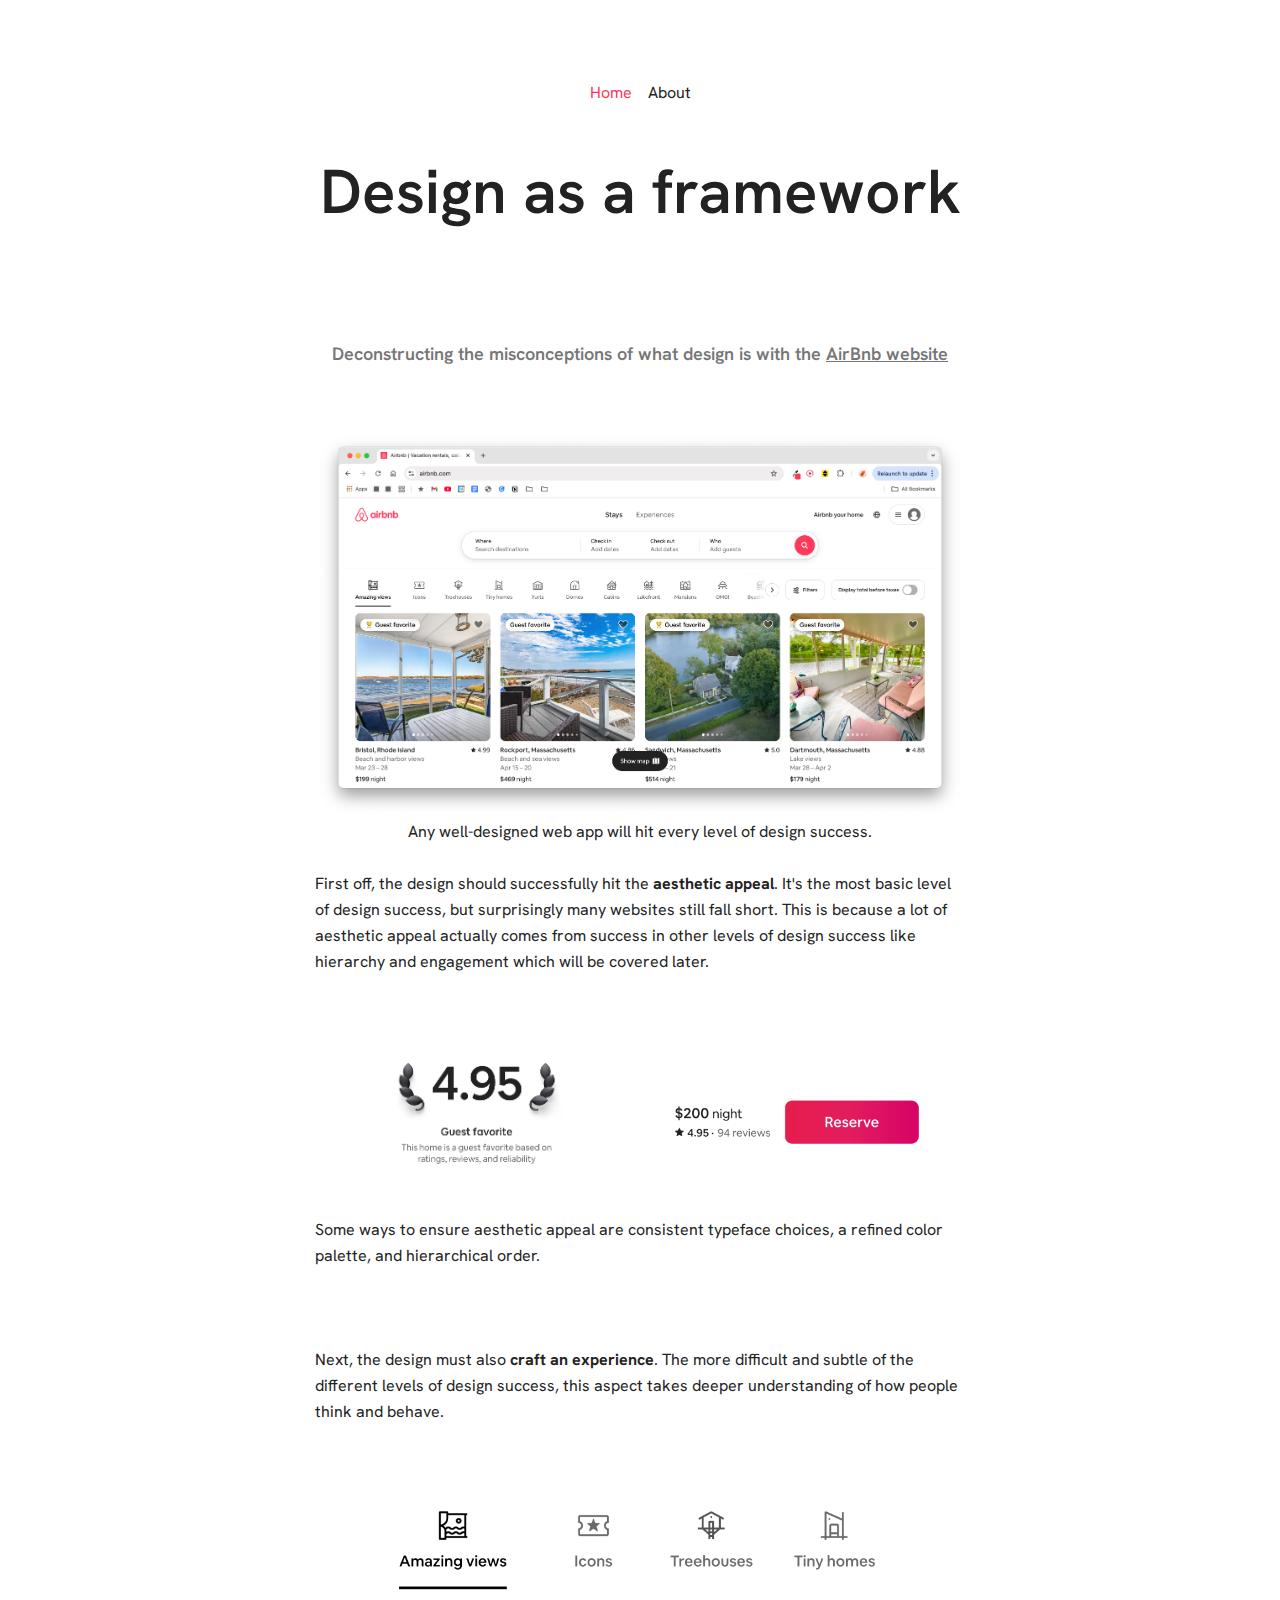
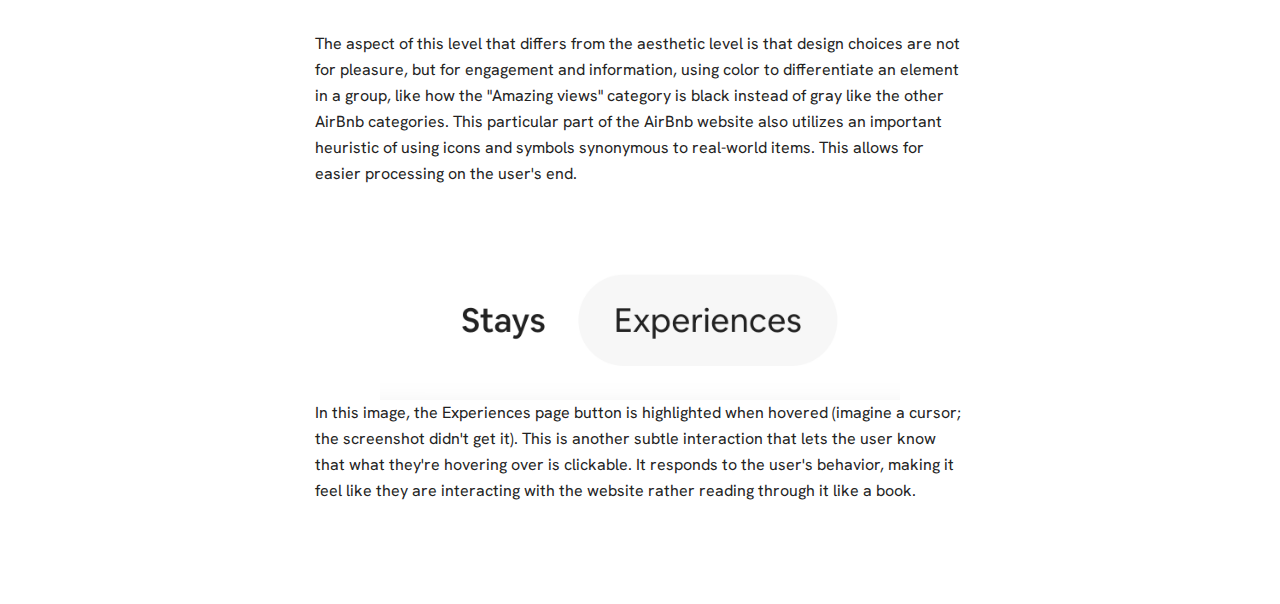
<file: index.html>
<!DOCTYPE html>
<html lang="en">

<head>
    <link rel="preconnect" href="https://fonts.googleapis.com">
    <link rel="preconnect" href="https://fonts.gstatic.com" crossorigin>
    <link href="https://fonts.googleapis.com/css2?family=Hanken+Grotesk:ital,wght@0,100..900;1,100..900&display=swap"
        rel="stylesheet">
    <link rel="stylesheet" href="index.css">
    <meta name="viewport" content="width=device-width, initial-scale=1">
    <meta charset="utf-8" />

    <title>Design as a framework | Rebecca Choi</title>
</head>

<body>
    <div id="nav">
        <a href="https://ryschoi.github.io/design_framework/index.html" class="green">Home</a>
        <a href="https://ryschoi.github.io/design_framework/about.html">About</a>
    </div>
    <h1>Design as a framework</h1>
    <p class="subheading gray">Deconstructing the misconceptions of what design is with the <a
            class="subheading gray underline" href="https://www.airbnb.com/">AirBnb website</a></p>

    <br /><br />

    <img src="home.png" width="100%" />
    <p>Any well-designed web app will hit every level of design success.</p><br />
    <p>First off, the design should successfully hit the <span class="bold">aesthetic appeal</span>. It's the most basic
        level of design
        success, but surprisingly many websites still fall short. This is because a lot of aesthetic appeal
        actually comes from success in other levels of design success like hierarchy and engagement which will be
        covered later.</p>
    <br /><br />
    <div class="row">
        <img src="hierarchy1.png" width="50%" />
        <img src="hierarchy2.png" width="50%" />
    </div>
    <p>
        Some ways to ensure aesthetic appeal are consistent typeface choices, a refined color palette, and hierarchical
        order.
    </p>

    <br /><br /><br />

    <p>Next, the design must also <span class="bold">craft an experience</span>. The more difficult and subtle of the different
        levels of design success, this aspect takes deeper understanding of how people think and behave.
    </p><br /><br />

    <img src="icons.png" width="80%" /><br />
    <p>The aspect of this level that differs from the aesthetic level is that design choices are not for pleasure,
        but for engagement and information, using color to differentiate an element in a group, like how the "Amazing
        views" category is black instead of gray like the other AirBnb categories. This particular
        part of the AirBnb website also utilizes an important heuristic of using icons and symbols synonymous
        to real-world items. This allows for easier processing on the user's end.
    </p><br /><br />

    <img src="hover.png" width="80%" />
    <p> In this image, the Experiences page button is highlighted when hovered (imagine a cursor; the screenshot
        didn't get it). This is another subtle interaction that lets the user know that what 
        they're hovering over is clickable. It responds to the user's behavior, making it feel like
        they are interacting with the website rather reading through it like a book.
    </p>
</body>

</html>
</file>
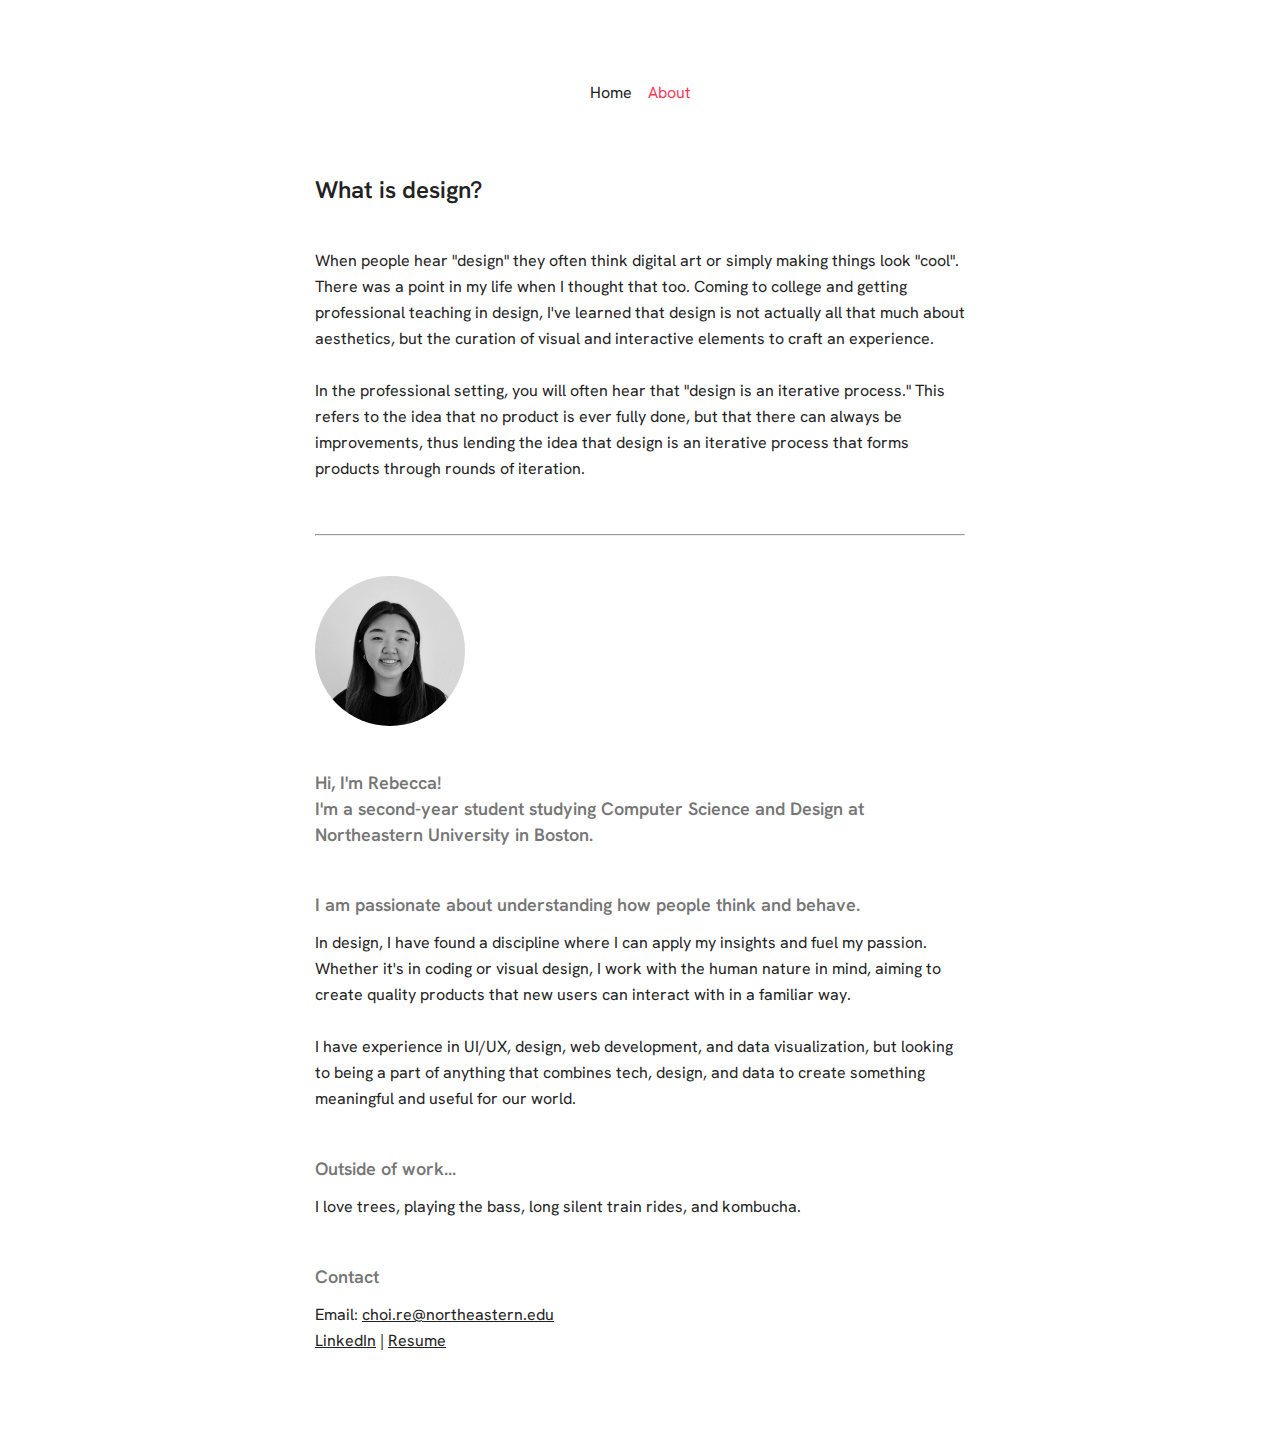
<file: about.html>
<head>
    <link rel="preconnect" href="https://fonts.googleapis.com">
    <link rel="preconnect" href="https://fonts.gstatic.com" crossorigin>
    <link href="https://fonts.googleapis.com/css2?family=Hanken+Grotesk:ital,wght@0,100..900;1,100..900&display=swap"
        rel="stylesheet">
    <link rel="stylesheet" href="index.css">
    <meta name="viewport" content="width=device-width, initial-scale=1">
    <meta charset="utf-8" />

    <title>Design as a framework | Rebecca Choi</title>
</head>

<body>
    <div id="nav">
        <a href="https://ryschoi.github.io/design_framework/">Home</a>
        <a href="https://ryschoi.github.io/design_framework/about.html" class="green">About</a>
    </div>
    <div id="about">
        <div id="text">
            <div class="bio">

                <h2 class="greeting" style="margin-bottom: 40px;">What is design?</h2>
                <p class="mid-text">
                    When people hear "design" they often think digital art or simply making things look "cool".
                    There was a point in my life when I thought that too. Coming to college and getting
                    professional teaching in design, I've learned that design is not actually all that much about
                    aesthetics, but the curation of visual and interactive elements to craft an experience.<br /><br />

                    In the professional setting, you will often hear that "design is an iterative process." This refers
                    to
                    the idea that no product is ever fully done, but that there can always be improvements,
                    thus lending the idea that design is an iterative process that forms products through
                    rounds of iteration.
                </p>
                <br /><br />
                <hr />
                <div class="circular-container">
                    <img id="headshot" src="/headshot-square.png" />
                </div>

                <p class="subheading gray">
                    Hi, I'm Rebecca!<br />
                    I'm a second-year student studying Computer Science
                    and Design at Northeastern University in Boston.</span>
                </p>

                <p class="subheading gray">I am passionate about understanding how people think and behave.</p>
                <p class="mid-text">
                    In design, I have found a discipline where I can apply my insights and fuel my passion.
                    Whether it's in coding or visual design, I work with the human nature in mind,
                    aiming to create quality products that new users can interact with in a familiar way.<br /><br />

                    I have experience in UI/UX, design, web development, and data visualization, but
                    looking to being a part of anything that combines tech, design, and data to
                    create something meaningful and useful for our world.
                </p>

                <p class="subheading gray">Outside of work...</p>
                <p class="mid-text">
                    I love trees, playing the bass, long silent train rides, and kombucha.
                </p>

                <p class="subheading gray">Contact</p>
                <p class="mid-text">
                    Email: <a class="mid-text underline"
                        href="choi.re@northeastern.edu">choi.re@northeastern.edu</a><br />

                    <a class="mid-text underline" href="https://www.linkedin.com/in/ryschoi">LinkedIn</a> | <a
                        class="underline mid-text" href="images/Rebecca_Choi_Resume.pdf">Resume</a>
                </p>
            </div>
        </div>
    </div>
</body>
</file>
<file: index.css>
@font-face {
  font-family: "hanken-grotesk", sans-serif;
  src: url('font/HankenGrotesk-Italic-VariableFont_wght.ttf') format('ttf'),
    url('font/HankenGrotesk-VariableFont_wght.ttf') format('ttf');
}

:root {
  font-family: Hanken Grotesk, sans-serif;
  font-feature-settings: 'liga' 1, 'calt' 1;
}

.hanken-grotesk-theFont {
  font-family: "Hanken Grotesk", serif;
  font-optical-sizing: auto;
  font-weight: 400;
  font-style: normal;
}

body {
  -webkit-font-smoothing: antialiased;
  -moz-osx-font-smoothing: grayscale;
  display: flex;
  flex-direction: column;
  align-items: center;
  margin: auto;
  max-width: 650px;
  margin-bottom: 100px;
}

* {
  padding: 0;
  margin: 0;

  /* TEXT */
  font-size: 16px;
  font-weight: 400;
  line-height: 26px;
  color: #222222;
}

img {
  object-fit: contain;
}

#nav {
  display: flex;
  flex-direction: row;
  gap: 16px;
  align-items: flex-end;
  margin-top: 80px;
  margin-bottom: 36px;
}

a {
  text-decoration: none;
}

a:hover {
  color: #f73a58;
}

.green {
  color: #f73a58;
}

.bold {
  font-weight: 700;
}

.gray {
  color: #767676
}

h1 {
  font-size: 62px;
  line-height: 100px;
  font-weight: 600;
  margin-bottom: 55px;
}

.underline {
  text-decoration: underline;
}

.row {
  display: flex;
  flex-direction: row;
}


/* ABOUT */

#about {
  display: flex;
  flex-direction: row;
  align-items: flex-start;
  justify-content: center;
}

.circular-container {
  margin-top: 40px;
  width: 150px;
  height: 150px;
  overflow: hidden;
  border-radius: 50%;
}

.circular-container img {
  width: 100%;
  height: auto;
  object-fit: cover;
}

.greeting {
  margin-top: 30px;
  font-size: 24px;
  line-height: 36px;
  font-weight: 600;
}

.heading {
  margin-bottom: 4px;
}

.mid-text {
  font-size: 16px;
  line-height: 26px;
}

.subheading {
  font-size: 18px;
  font-weight: 600;
  margin-bottom: 12px;
  margin-top: 44px;
}
</file>
